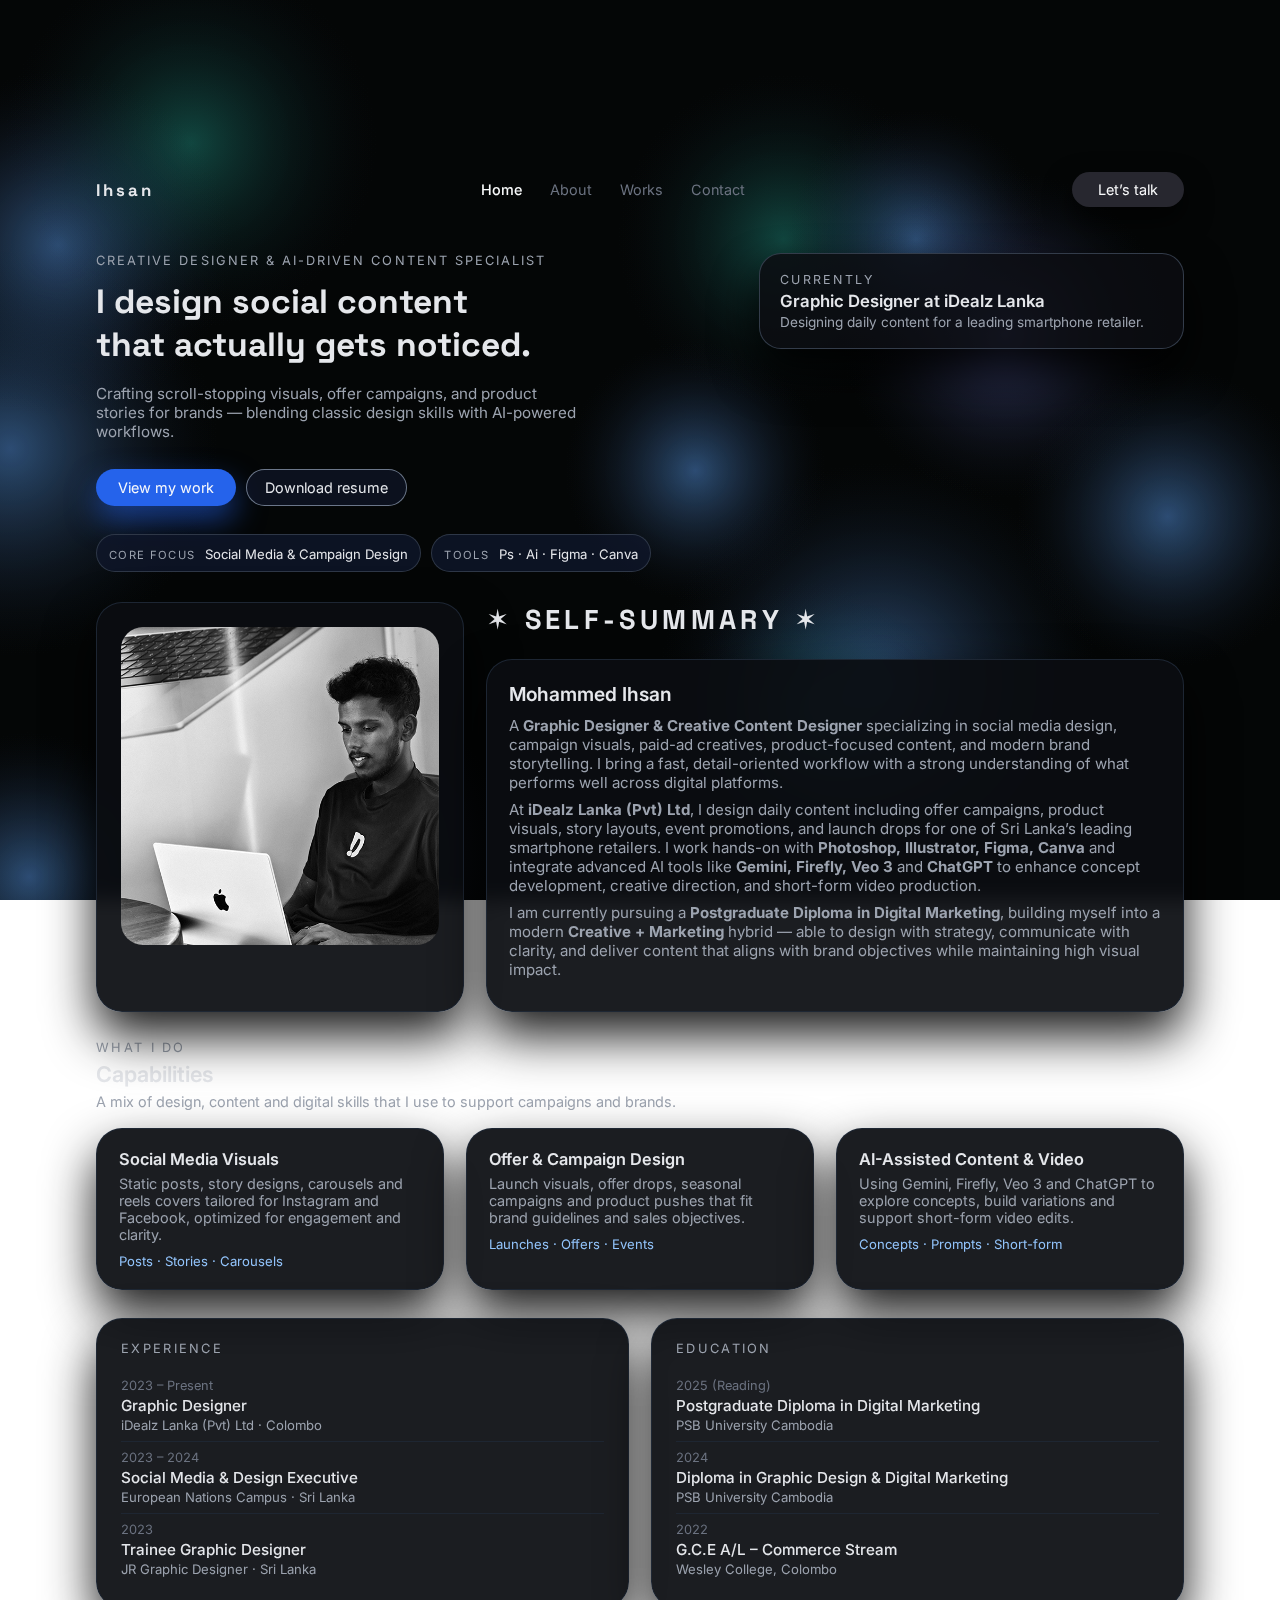
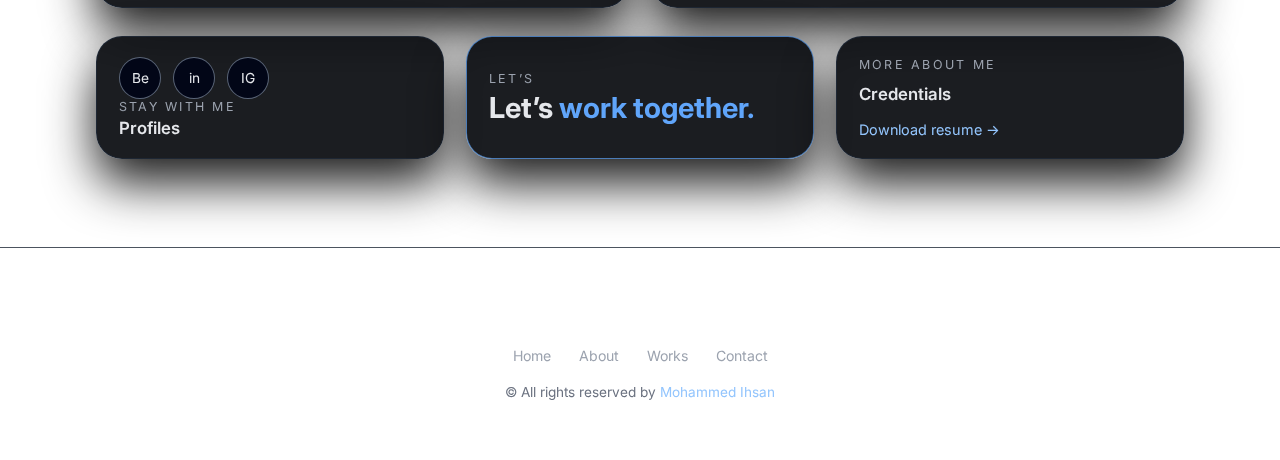
<file: index.html>
<!DOCTYPE html>
<html lang="en">
<head>
  <meta charset="UTF-8" />
  <meta name="viewport" content="width=device-width, initial-scale=1" />
  <title>Mohammed Ihsan | Portfolio</title>

  <!-- Fonts -->
  <link href="https://fonts.googleapis.com/css2?family=Inter:wght@300;400;500;600;700&family=Space+Grotesk:wght@500;700&display=swap" rel="stylesheet" />

  <link rel="stylesheet" href="style.css" />
</head>
<body>
  <!-- Abstract animated background -->
<canvas id="bg-canvas"></canvas>
<canvas id="icons-canvas"></canvas>

  <!-- TOP NAV -->
  <header class="top-nav">
    <div class="nav-inner container">
      <!-- Logo -->
      <div class="nav-logo">Ihsan</div>

      <!-- Center nav links -->
      <nav class="nav-links">
        <a href="index.html" class="nav-link active">Home</a>
        <a href="#about" class="nav-link">About</a>
        <a href="work.html" class="nav-link">Works</a>
        <a href="#contact" class="nav-link">Contact</a>
      </nav>

      <!-- CTA -->
      <a href="mailto:moihsanirshad@gmail.com" class="nav-cta">Let’s talk</a>
    </div>
  </header>

  <main class="page container">

    <!-- HERO SECTION -->
    <section id="hero" class="section hero-section">
      <div class="hero-grid">
        <div class="hero-left">
          <p class="hero-kicker">Creative Designer & AI-Driven Content Specialist</p>
          <h1 class="hero-title">
            I design social content<br />
            that actually gets noticed.
          </h1>
          <p class="hero-sub">
            Crafting scroll-stopping visuals, offer campaigns, and product stories for brands —
            blending classic design skills with AI-powered workflows.
          </p>

          <div class="hero-actions">
            <a href="work.html" class="btn-primary">View my work</a>
            <a href="resume.pdf" class="btn-ghost" download>Download resume</a>
          </div>

          <div class="hero-meta">
            <div class="hero-pill">
              <span class="pill-label">Core Focus</span>
              <span class="pill-value">Social Media & Campaign Design</span>
            </div>
            <div class="hero-pill">
              <span class="pill-label">Tools</span>
              <span class="pill-value">Ps · Ai · Figma · Canva</span>
            </div>
          </div>
        </div>

        <div class="hero-right">
          <div class="hero-tag-card">
            <p class="hero-tag-label">Currently</p>
            <p class="hero-tag-main">Graphic Designer at iDealz Lanka</p>
            <p class="hero-tag-sub">Designing daily content for a leading smartphone retailer.</p>
          </div>
        </div>
      </div>
    </section>

    <!-- SELF-SUMMARY + PHOTO (GridX style) -->
    <section id="about" class="section">
      <div class="grid-hero">

        <!-- PHOTO CARD -->
        <div class="card photo-card">
          <div class="photo-frame">
            <!-- replace with your own image -->
            <img src="Profile.jpg" alt="Mohammed Ihsan" />
          </div>
        </div>

        <!-- SELF SUMMARY HEADING + CARD -->
        <div class="hero-right">
          <h2 class="self-heading">✶ SELF-SUMMARY ✶</h2>

          <div class="card summary-card">
            <h3 class="summary-name">Mohammed Ihsan</h3>

            <p class="summary-text">
              A <strong>Graphic Designer & Creative Content Designer</strong> specializing in social media design,
              campaign visuals, paid-ad creatives, product-focused content, and modern brand storytelling. I bring a
              fast, detail-oriented workflow with a strong understanding of what performs well across digital platforms.
            </p>

            <p class="summary-text">
              At <strong>iDealz Lanka (Pvt) Ltd</strong>, I design daily content including offer campaigns, product
              visuals, story layouts, event promotions, and launch drops for one of Sri Lanka’s leading smartphone
              retailers. I work hands-on with <strong>Photoshop, Illustrator, Figma, Canva</strong> and integrate
              advanced AI tools like <strong>Gemini, Firefly, Veo 3</strong> and <strong>ChatGPT</strong> to enhance
              concept development, creative direction, and short-form video production.
            </p>

            <p class="summary-text">
              I am currently pursuing a <strong>Postgraduate Diploma in Digital Marketing</strong>, building myself into a
              modern <strong>Creative + Marketing</strong> hybrid — able to design with strategy, communicate with
              clarity, and deliver content that aligns with brand objectives while maintaining high visual impact.
            </p>
          </div>
        </div>

      </div>
    </section>

    <!-- WHAT I DO / CAPABILITIES -->
    <section id="services" class="section">
      <div class="section-header">
        <p class="section-label">WHAT I DO</p>
        <h2 class="section-title">Capabilities</h2>
        <p class="section-sub">
          A mix of design, content and digital skills that I use to support campaigns and brands.
        </p>
      </div>

      <div class="grid-three capabilities-grid">
        <div class="card capability-card">
          <p class="cap-title">Social Media Visuals</p>
          <p class="cap-text">
            Static posts, story designs, carousels and reels covers tailored for Instagram and Facebook, optimized for engagement and clarity.
          </p>
          <p class="cap-tags">Posts · Stories · Carousels</p>
        </div>

        <div class="card capability-card">
          <p class="cap-title">Offer & Campaign Design</p>
          <p class="cap-text">
            Launch visuals, offer drops, seasonal campaigns and product pushes that fit brand guidelines and sales objectives.
          </p>
          <p class="cap-tags">Launches · Offers · Events</p>
        </div>

        <div class="card capability-card">
          <p class="cap-title">AI-Assisted Content & Video</p>
          <p class="cap-text">
            Using Gemini, Firefly, Veo 3 and ChatGPT to explore concepts, build variations and support short-form video edits.
          </p>
          <p class="cap-tags">Concepts · Prompts · Short-form</p>
        </div>
      </div>
    </section>

    <!-- EXPERIENCE + EDUCATION -->
    <section id="experience" class="section">
      <div class="grid-two">
        <!-- EXPERIENCE CARD -->
        <div class="card info-card">
          <p class="card-title">EXPERIENCE</p>

          <div class="info-block">
            <p class="info-year">2023 – Present</p>
            <p class="info-role">Graphic Designer</p>
            <p class="info-company">iDealz Lanka (Pvt) Ltd · Colombo</p>
          </div>

          <div class="info-block">
            <p class="info-year">2023 – 2024</p>
            <p class="info-role">Social Media &amp; Design Executive</p>
            <p class="info-company">European Nations Campus · Sri Lanka</p>
          </div>

          <div class="info-block">
            <p class="info-year">2023</p>
            <p class="info-role">Trainee Graphic Designer</p>
            <p class="info-company">JR Graphic Designer · Sri Lanka</p>
          </div>
        </div>

        <!-- EDUCATION CARD -->
        <div class="card info-card">
          <p class="card-title">EDUCATION</p>

          <div class="info-block">
            <p class="info-year">2025 (Reading)</p>
            <p class="info-role">Postgraduate Diploma in Digital Marketing</p>
            <p class="info-company">PSB University Cambodia</p>
          </div>

          <div class="info-block">
            <p class="info-year">2024</p>
            <p class="info-role">Diploma in Graphic Design &amp; Digital Marketing</p>
            <p class="info-company">PSB University Cambodia</p>
          </div>

          <div class="info-block">
            <p class="info-year">2022</p>
            <p class="info-role">G.C.E A/L – Commerce Stream</p>
            <p class="info-company">Wesley College, Colombo</p>
          </div>
        </div>
      </div>
    </section>

    <!-- CTA ROW: PROFILES / LET’S WORK / CREDENTIALS -->
    <section id="contact" class="section section-bottom">
      <div class="grid-three">

        <!-- PROFILES CARD -->
        <div class="card small-card profiles-card">
          <div class="profiles-icons">
            <a href="https://www.behance.net/ihsandesigner" target="_blank" class="profile-icon">Be</a>
            <a href="https://www.linkedin.com/in/ihsandesigner" target="_blank" class="profile-icon">in</a>
            <a href="https://www.instagram.com/" target="_blank" class="profile-icon">IG</a>
          </div>
          <div class="profiles-meta">
            <p class="small-label">STAY WITH ME</p>
            <p class="small-title">Profiles</p>
          </div>
        </div>

        <!-- LET'S WORK CARD -->
        <div class="card small-card work-card-main">
          <div>
            <p class="small-label">LET’S</p>
            <p class="work-line">
              Let’s <span>work together.</span>
            </p>
          </div>
        </div>

        <!-- CREDENTIALS CARD -->
        <div class="card small-card credentials-card">
          <p class="small-label">MORE ABOUT ME</p>
          <p class="small-title">Credentials</p>
          <a href="Resume Ihsan.pdf" download class="credentials-link">Download resume →</a>
        </div>

      </div>
    </section>
  </main>

  <!-- FOOTER (centered) -->
  <footer class="footer">
    <div class="footer-inner container">
      <div class="footer-logo">Ihsan</div>

      <nav class="footer-nav">
        <a href="index.html">Home</a>
        <a href="#about">About</a>
        <a href="work.html">Works</a>
        <a href="#contact">Contact</a>
      </nav>

      <p class="footer-copy">
        © All rights reserved by <span class="footer-brand">Mohammed Ihsan</span>
      </p>
    </div>
  </footer>

  <script>
    document.getElementById("year")?.textContent = new Date().getFullYear();
  </script>
  <script src="bg.js"></script>
</body>
</html>
</file>
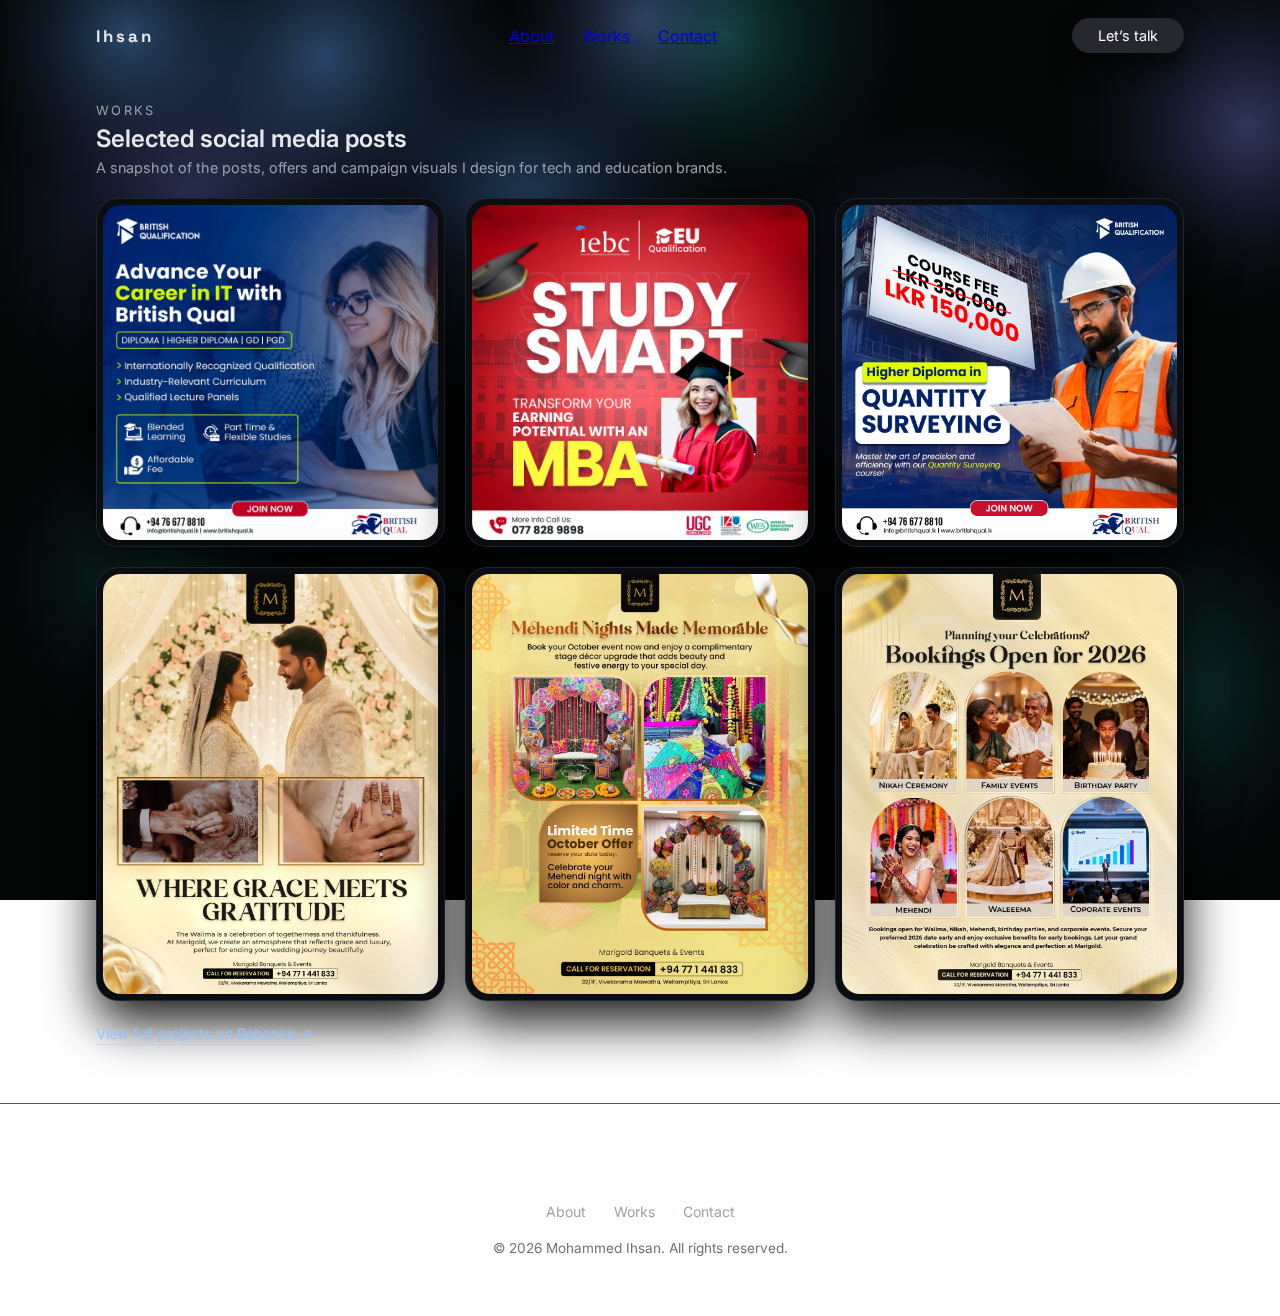
<file: work.html>
<!DOCTYPE html>
<html lang="en">
<head>
  <meta charset="UTF-8" />
  <meta name="viewport" content="width=device-width, initial-scale=1" />
  <title>Works | Mohammed Ihsan</title>

  <link href="https://fonts.googleapis.com/css2?family=Inter:wght@300;400;500;600;700&family=Space+Grotesk:wght@500;700&display=swap" rel="stylesheet" />
  <link rel="stylesheet" href="style.css" />
  <link rel="stylesheet" href="work.css" />
</head>
<body>

    <canvas id="bg-canvas"></canvas>

  <!-- NAV -->
  <header class="top-nav">
    <div class="nav-inner container">
      <div class="nav-logo">Ihsan</div>

      <nav class="nav-links">
        <a href="index.html#about">About</a>
        <a href="work.html" class="active">Works</a>
        <a href="index.html#experience">Contact</a>
      </nav>

      <a href="mailto:moihsanirshad@gmail.com" class="nav-cta">Let’s talk</a>
    </div>
  </header>

  <main class="container works-page">
    <header class="works-header">
      <p class="works-label">WORKS</p>
      <h1 class="works-title">Selected social media posts</h1>
      <p class="works-sub">
        A snapshot of the posts, offers and campaign visuals I design for tech and education brands.
      </p>
    </header>

    <section class="works-grid">
      <!-- replace these with real designs -->
      <article class="work-item">
        <img src="british qual.jpeg" alt="Post 1" />
      </article>
      <article class="work-item">
        <img src="17.jpeg" alt="Post 2" />
      </article>
      <article class="work-item">
        <img src="19.jpeg" alt="Post 3" />
      </article>
      <article class="work-item">
        <img src="walima.jpg" alt="Post 4" />
      </article>
      <article class="work-item">
        <img src="mehendi.jpeg" alt="Post 5" />
      </article>
      <article class="work-item">
        <img src="birthday.jpeg" alt="Post 6" />
      </article>
    </section>

    <div class="works-more">
      <a href="https://www.behance.net/ihsandesigner" target="_blank">
        View full projects on Behance →
      </a>
    </div>
  </main>

  <footer class="footer">
    <div class="footer-inner container">
      <div class="footer-logo">Ihsan</div>
      <nav class="footer-nav">
        <a href="index.html#about">About</a>
        <a href="work.html">Works</a>
        <a href="index.html#experience">Contact</a>
      </nav>
      <p class="footer-copy">© <span id="year"></span> Mohammed Ihsan. All rights reserved.</p>
    </div>
  </footer>

  <script>
    document.getElementById("year").textContent = new Date().getFullYear();
  </script>
<script src="bg.js"></script>

</body>
</html>
</file>
<file: style.css>
/* ---------- BASE ---------- */

*,
*::before,
*::after {
  box-sizing: border-box;
}

html,
body {
  margin: 0;
  padding: 0;
}

body {
  background: transparent;
  color: #e5e7eb;
  font-family: "Inter", system-ui, -apple-system, BlinkMacSystemFont, "Segoe UI",
    sans-serif;
}

.container {
  max-width: 1120px;
  margin: 0 auto;
  padding: 0 16px;
}

/* Animated background canvas */

#bg-canvas {
  position: fixed;
  inset: 0;
  width: 100%;
  height: 100%;
  z-index: -1;
  pointer-events: none;
  background: #050607;
}

/* ---------- NAV (GRID-X STYLE) ---------- */

.top-nav {
  background: transparent;
  padding: 18px 0 10px;
}

.nav-inner {
  display: flex;
  align-items: center;
}

.nav-logo {
  font-family: "Space Grotesk", system-ui, sans-serif;
  font-weight: 700;
  font-size: 1.05rem;
  letter-spacing: 0.18em;
}

.nav-links {
  display: flex;
  gap: 28px;
  margin: 0 auto;
}

.nav-link {
  font-size: 0.9rem;
  color: #6b7280;
  text-decoration: none;
}

.nav-link.active {
  color: #f9fafb;
  font-weight: 500;
}

.nav-link:hover {
  color: #e5e7eb;
}

.nav-cta {
  font-size: 0.9rem;
  padding: 9px 26px;
  border-radius: 999px;
  border: none;
  background: #27272f;
  color: #f9fafb;
  text-decoration: none;
  box-shadow: 0 12px 28px rgba(0, 0, 0, 0.7);
}

/* ---------- PAGE LAYOUT ---------- */

.page {
  padding-top: 36px;
  padding-bottom: 60px;
}

.section {
  margin-bottom: 28px;
}

/* ---------- CARDS ---------- */

.card {
  background: #0b0d11ee;
  border-radius: 26px;
  padding: 20px 22px;
  border: 1px solid rgba(31, 41, 55, 0.9);
  box-shadow: 0 24px 50px rgba(0, 0, 0, 0.9);
  backdrop-filter: blur(10px);
}

/* Subtle hover micro-interactions */

.card {
  transition: transform 0.25s ease, box-shadow 0.25s ease, border-color 0.25s ease;
}

.card:hover {
  transform: translateY(-4px);
  box-shadow: 0 28px 60px rgba(0, 0, 0, 0.95);
  border-color: rgba(148, 163, 184, 0.55);
}

/* ---------- HERO SECTION ---------- */

.hero-section {
  margin-bottom: 30px;
}

.hero-grid {
  display: grid;
  grid-template-columns: minmax(0, 1.5fr) minmax(0, 1fr);
  gap: 26px;
}

.hero-left {
  display: flex;
  flex-direction: column;
  gap: 12px;
}

.hero-kicker {
  margin: 0;
  font-size: 0.8rem;
  letter-spacing: 0.16em;
  text-transform: uppercase;
  color: #9ca3af;
}

.hero-title {
  margin: 0;
  font-family: "Space Grotesk", system-ui, sans-serif;
  font-weight: 700;
  font-size: 2.1rem;
}

.hero-sub {
  margin: 6px 0 0;
  font-size: 0.95rem;
  color: #9ca3af;
  max-width: 480px;
}

.hero-actions {
  margin-top: 16px;
  display: flex;
  flex-wrap: wrap;
  gap: 10px;
}

.btn-primary {
  display: inline-flex;
  align-items: center;
  justify-content: center;
  padding: 9px 22px;
  border-radius: 999px;
  border: none;
  background: #2563eb;
  color: #f9fafb;
  text-decoration: none;
  font-size: 0.9rem;
  box-shadow: 0 14px 30px rgba(37, 99, 235, 0.55);
}

.btn-primary:hover {
  background: #1d4ed8;
}

.btn-ghost {
  display: inline-flex;
  align-items: center;
  justify-content: center;
  padding: 9px 18px;
  border-radius: 999px;
  border: 1px solid rgba(148, 163, 184, 0.7);
  color: #e5e7eb;
  text-decoration: none;
  font-size: 0.9rem;
  background: rgba(15, 23, 42, 0.7);
}

.hero-meta {
  margin-top: 16px;
  display: flex;
  flex-wrap: wrap;
  gap: 10px;
}

.hero-pill {
  padding: 8px 12px;
  border-radius: 999px;
  background: rgba(15, 23, 42, 0.8);
  border: 1px solid rgba(55, 65, 81, 0.8);
}

.pill-label {
  font-size: 0.7rem;
  text-transform: uppercase;
  letter-spacing: 0.12em;
  color: #9ca3af;
}

.pill-value {
  font-size: 0.82rem;
  margin-left: 6px;
}

/* HERO RIGHT TAG CARD */

.hero-right {
  display: flex;
  flex-direction: column;
  gap: 12px;
}

.hero-tag-card {
  background: #0b0d11dd;
  border-radius: 22px;
  padding: 18px 20px;
  border: 1px solid rgba(55, 65, 81, 0.9);
  box-shadow: 0 24px 45px rgba(0, 0, 0, 0.9);
}

.hero-tag-label {
  margin: 0 0 4px;
  font-size: 0.78rem;
  letter-spacing: 0.18em;
  text-transform: uppercase;
  color: #9ca3af;
}

.hero-tag-main {
  margin: 0 0 3px;
  font-size: 1.05rem;
  font-weight: 600;
}

.hero-tag-sub {
  margin: 0;
  font-size: 0.85rem;
  color: #9ca3af;
}

/* ---------- SELF-SUMMARY / PHOTO ---------- */

.grid-hero {
  display: grid;
  grid-template-columns: minmax(0, 0.95fr) minmax(0, 1.8fr);
  gap: 22px;
}

.photo-card {
  padding: 24px;
}

.photo-frame {
  border-radius: 22px;
  overflow: hidden;
  background: radial-gradient(circle at top left, #1d4ed8, #0f172a);
}

.photo-frame img {
  width: 100%;
  height: 100%;
  display: block;
  object-fit: cover;
}

.self-heading {
  margin: 0 0 10px;
  font-family: "Space Grotesk", system-ui, sans-serif;
  font-weight: 700;
  font-size: 1.7rem;
  letter-spacing: 0.16em;
  text-transform: uppercase;
}

.summary-card {
  padding-top: 22px;
  padding-bottom: 24px;
}

.summary-name {
  margin: 0 0 10px;
  font-size: 1.2rem;
  font-weight: 600;
}

.summary-text {
  margin: 0 0 8px;
  font-size: 0.94rem;
  color: #9ca3af;
}

/* ---------- SECTION HEADERS ---------- */

.section-header {
  margin-bottom: 18px;
}

.section-label {
  margin: 0 0 6px;
  font-size: 0.8rem;
  letter-spacing: 0.18em;
  text-transform: uppercase;
  color: #9ca3af;
}

.section-title {
  margin: 0 0 6px;
  font-size: 1.35rem;
  font-weight: 600;
}

.section-sub {
  margin: 0;
  font-size: 0.9rem;
  color: #9ca3af;
}

/* ---------- CAPABILITIES ---------- */

.grid-three {
  display: grid;
  grid-template-columns: repeat(3, minmax(0, 1fr));
  gap: 22px;
}

.capability-card {
  padding: 20px 22px;
}

.cap-title {
  margin: 0 0 6px;
  font-size: 1.02rem;
  font-weight: 600;
}

.cap-text {
  margin: 0 0 10px;
  font-size: 0.9rem;
  color: #9ca3af;
}

.cap-tags {
  margin: 0;
  font-size: 0.82rem;
  color: #93c5fd;
}

/* ---------- EXPERIENCE / EDUCATION ---------- */

.grid-two {
  display: grid;
  grid-template-columns: repeat(2, minmax(0, 1fr));
  gap: 22px;
}

.info-card {
  padding: 22px 24px;
}

.card-title {
  margin: 0 0 14px;
  font-size: 0.8rem;
  letter-spacing: 0.18em;
  text-transform: uppercase;
  color: #9ca3af;
}

.info-block {
  padding: 8px 0;
  border-top: 1px solid rgba(31, 41, 55, 0.8);
}

.info-block:first-of-type {
  border-top: none;
}

.info-year {
  margin: 0 0 3px;
  font-size: 0.8rem;
  color: #6b7280;
}

.info-role {
  margin: 0 0 2px;
  font-size: 0.95rem;
  font-weight: 500;
}

.info-company {
  margin: 0;
  font-size: 0.82rem;
  color: #9ca3af;
}

/* ---------- CTA ROW ---------- */

.section-bottom {
  margin-top: 10px;
}

.small-card {
  padding: 20px 22px;
}

/* Profiles card */

.profiles-card {
  display: flex;
  flex-direction: column;
  justify-content: space-between;
}

.profiles-icons {
  display: flex;
  gap: 12px;
}

.profile-icon {
  width: 42px;
  height: 42px;
  border-radius: 999px;
  background: #020617;
  display: flex;
  align-items: center;
  justify-content: center;
  font-size: 0.86rem;
  color: #e5e7eb;
  border: 1px solid rgba(148, 163, 184, 0.6);
  text-decoration: none;
}

.small-label {
  margin: 0 0 4px;
  font-size: 0.78rem;
  letter-spacing: 0.18em;
  text-transform: uppercase;
  color: #9ca3af;
}

.small-title {
  margin: 0;
  font-size: 1.05rem;
  font-weight: 600;
}

/* Let’s work */

.work-card-main {
  display: flex;
  align-items: center;
  border-color: rgba(96, 165, 250, 0.7);
}

.work-line {
  margin: 0;
  font-size: 1.8rem;
  font-weight: 700;
}

.work-line span {
  color: #60a5fa;
}

/* Credentials */

.credentials-card {
  display: flex;
  flex-direction: column;
  justify-content: space-between;
}

.credentials-link {
  margin-top: 10px;
  font-size: 0.9rem;
  color: #93c5fd;
  text-decoration: none;
}

/* ---------- FOOTER (CENTERED) ---------- */

.footer {
  padding: 50px 0 60px;
  border-top: 1px solid rgba(31, 41, 55, 0.8);
}

.footer-inner {
  display: flex;
  flex-direction: column;
  align-items: center;
  text-align: center;
  gap: 20px;
}

.footer-logo {
  font-family: "Space Grotesk", system-ui, sans-serif;
  font-size: 1.4rem;
  font-weight: 700;
  letter-spacing: 0.05em;
  color: #ffffff;
}

.footer-nav {
  display: flex;
  gap: 28px;
}

.footer-nav a {
  font-size: 0.88rem;
  color: #9ca3af;
  text-decoration: none;
}

.footer-nav a:hover {
  color: #ffffff;
}

.footer-copy {
  margin: 0;
  font-size: 0.85rem;
  color: #6b7280;
}

.footer-brand {
  color: #93c5fd;
}

/* ---------- RESPONSIVE ---------- */

@media (max-width: 900px) {
  .hero-grid {
    grid-template-columns: minmax(0, 1fr);
  }

  .grid-hero,
  .grid-two,
  .grid-three {
    grid-template-columns: minmax(0, 1fr);
  }

  .self-heading {
    font-size: 1.5rem;
  }

  .work-line {
    font-size: 1.5rem;
  }

  .nav-links {
    display: none; /* simple mobile: logo + CTA */
  }

  .nav-cta {
    margin-left: auto;
  }

  .footer-inner {
    align-items: flex-start;
  }

  .footer-nav {
    flex-wrap: wrap;
    justify-content: flex-start;
  }
}

@media (max-width: 640px) {
  .hero-title {
    font-size: 1.8rem;
  }
}
</file>
<file: work.css>
.works-page {
  padding-top: 40px;
  padding-bottom: 60px;
}

.works-header {
  margin-bottom: 22px;
}

.works-label {
  margin: 0 0 6px;
  font-size: 0.8rem;
  letter-spacing: 0.18em;
  text-transform: uppercase;
  color: #9ca3af;
}

.works-title {
  margin: 0 0 6px;
  font-size: 1.5rem;
  font-weight: 600;
}

.works-sub {
  margin: 0;
  font-size: 0.9rem;
  color: #9ca3af;
}

/* grid */

.works-grid {
  margin-top: 18px;
  display: grid;
  grid-template-columns: repeat(3, minmax(0, 1fr));
  gap: 20px;
}

.work-item {
  background: #0b0d11;
  border-radius: 22px;
  padding: 6px;
  border: 1px solid rgba(31, 41, 55, 0.9);
  box-shadow: 0 22px 50px rgba(0, 0, 0, 0.9);
  overflow: hidden;
}

.work-item img {
  width: 100%;
  height: 100%;
  border-radius: 18px;
  display: block;
  object-fit: cover;
  transition: transform 0.25s ease, opacity 0.25s ease;
}

.work-item:hover img {
  transform: scale(1.05);
  opacity: 0.9;
}

/* Behance link */

.works-more {
  margin-top: 22px;
}

.works-more a {
  font-size: 0.9rem;
  color: #93c5fd;
  text-decoration: none;
  border-bottom: 1px solid rgba(147, 197, 253, 0.4);
  padding-bottom: 2px;
}

.works-more a:hover {
  color: #bfdbfe;
  border-color: rgba(191, 219, 254, 0.7);
}

/* responsive */

@media (max-width: 900px) {
  .works-grid {
    grid-template-columns: repeat(2, minmax(0, 1fr));
  }
}

@media (max-width: 640px) {
  .works-grid {
    grid-template-columns: minmax(0, 1fr);
  }
}
</file>
